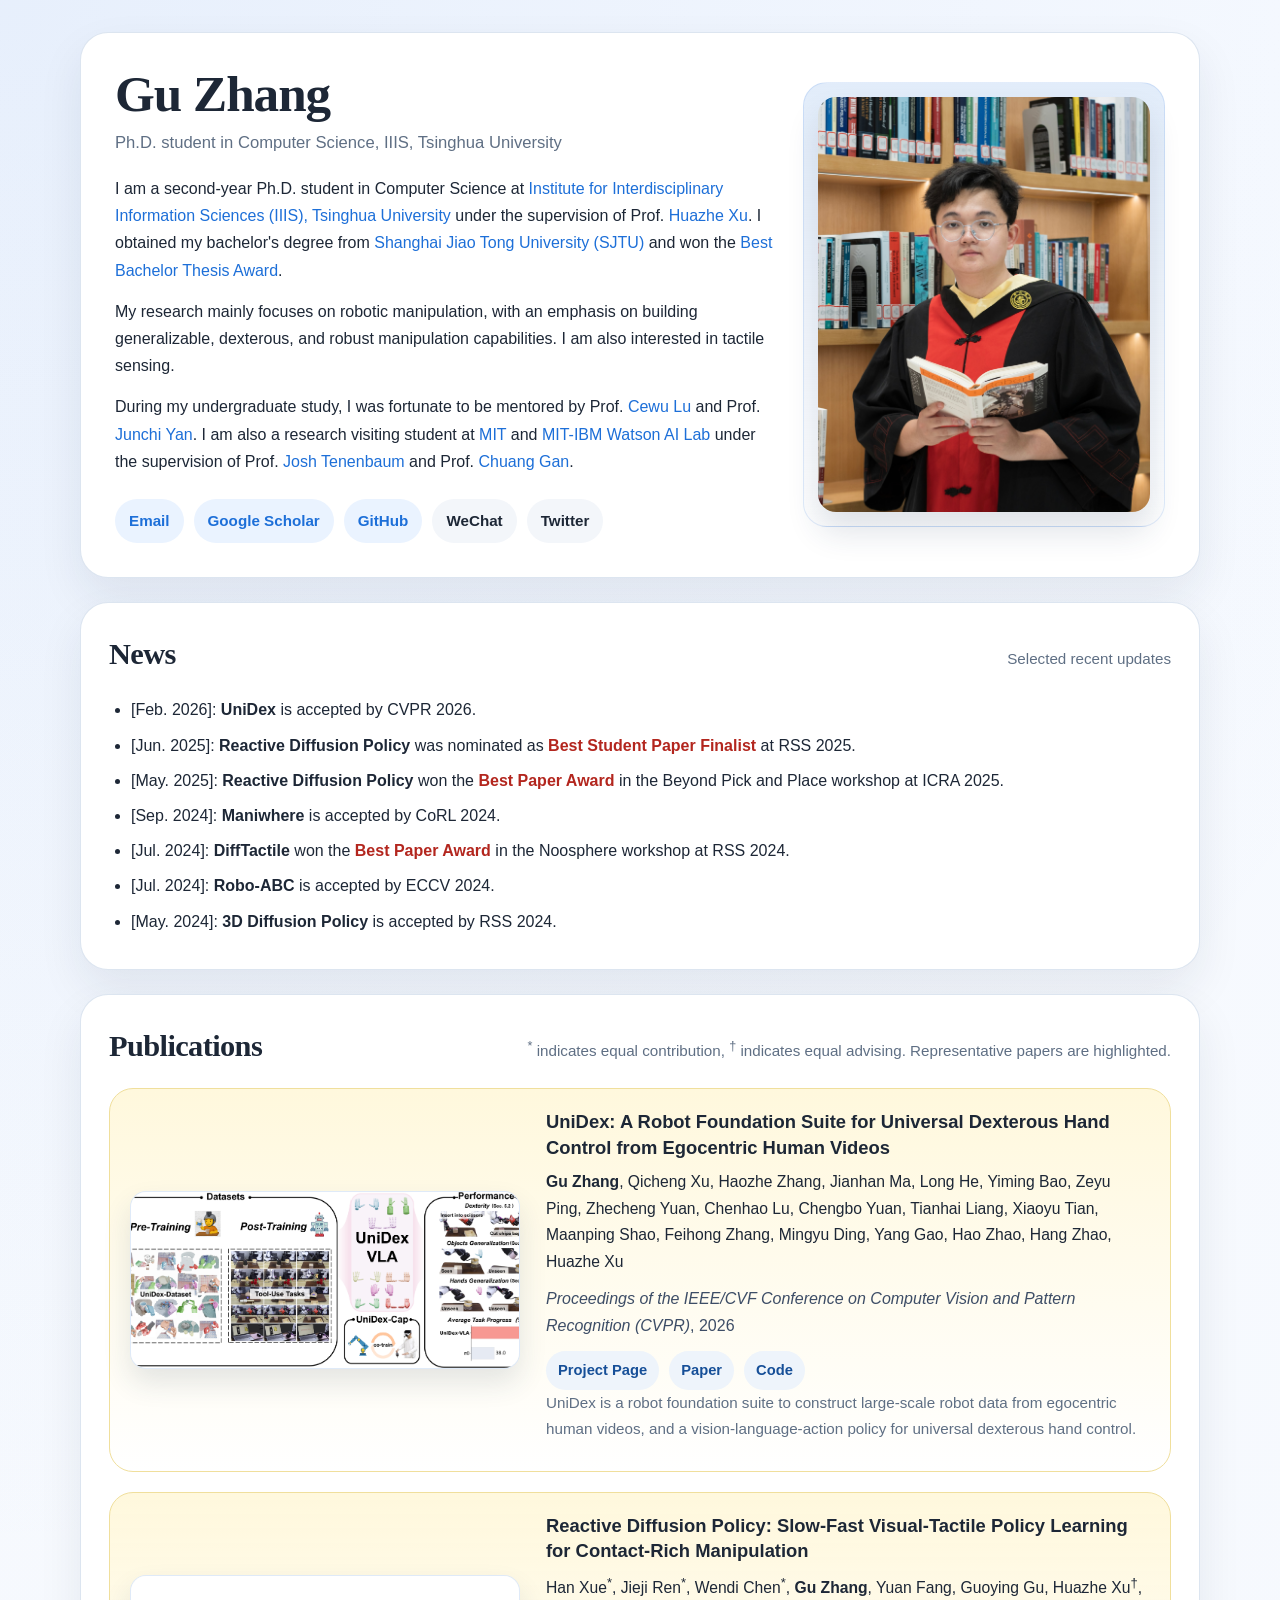
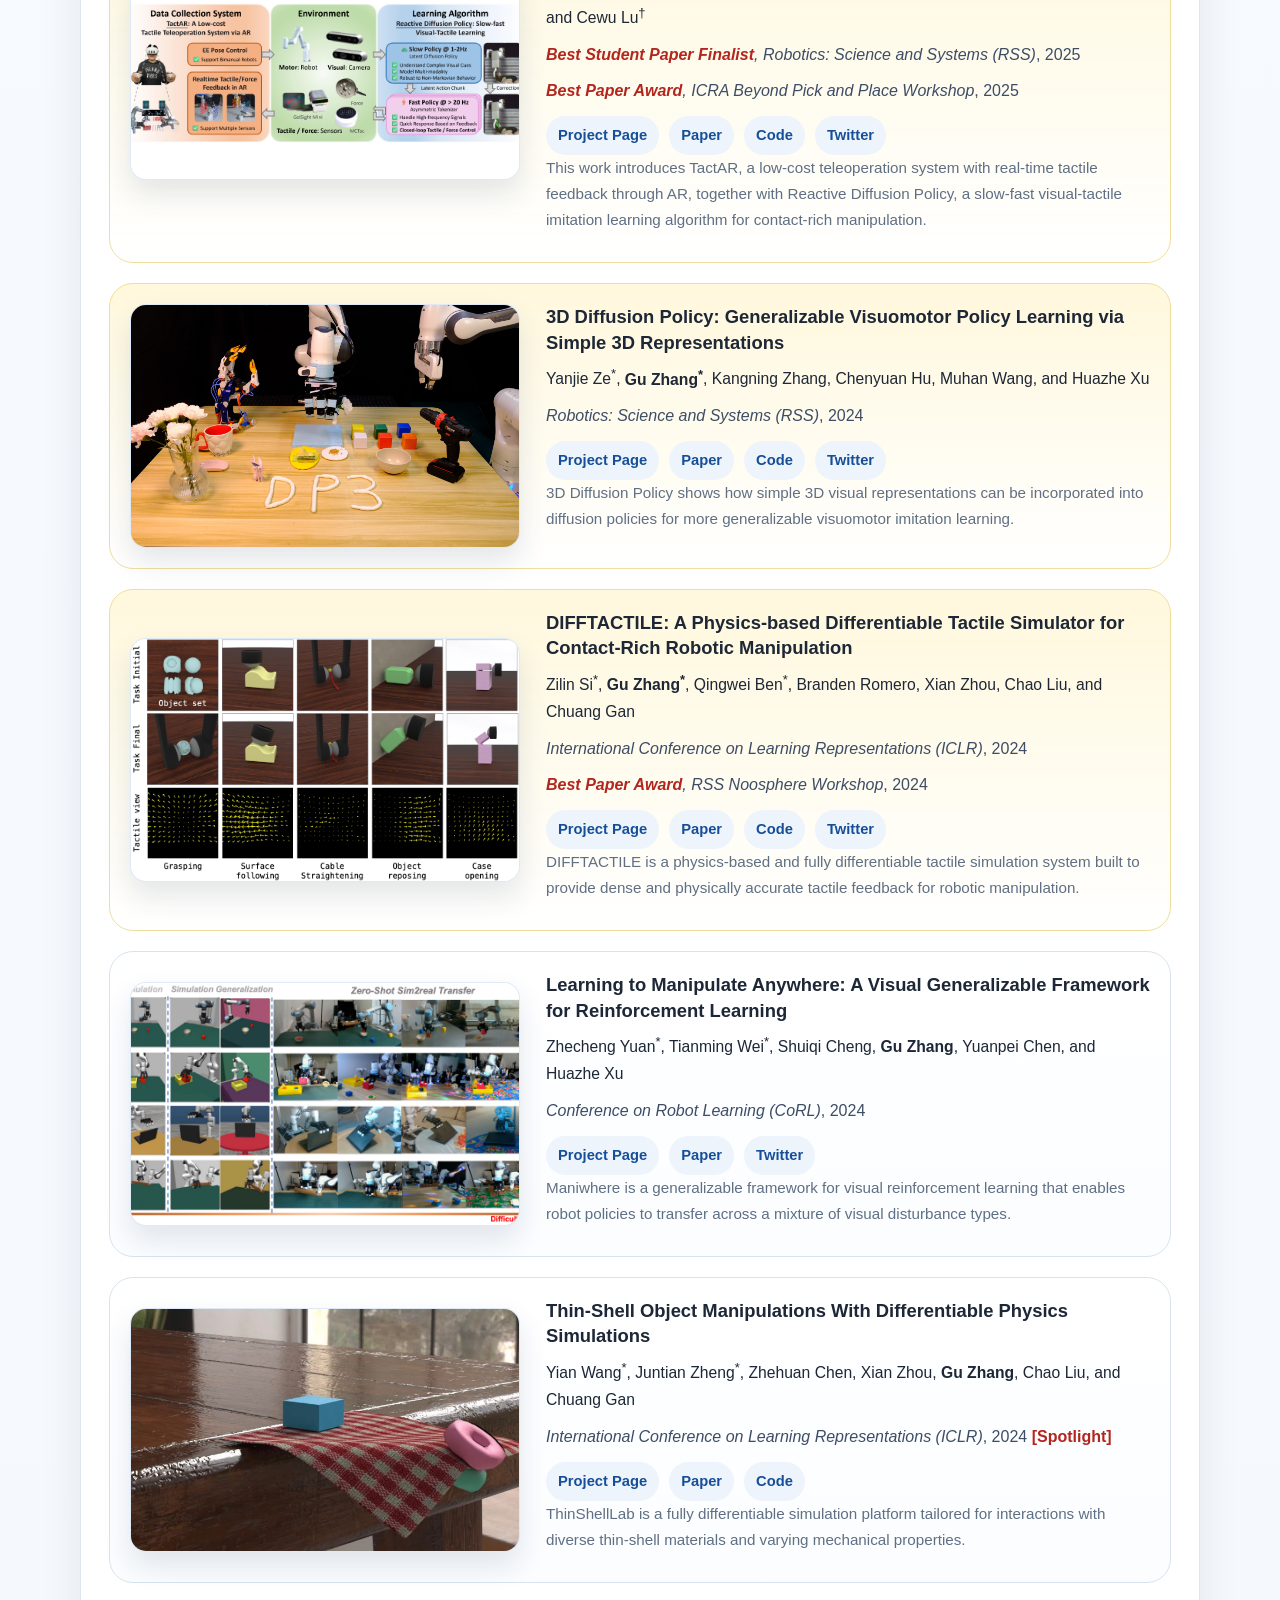
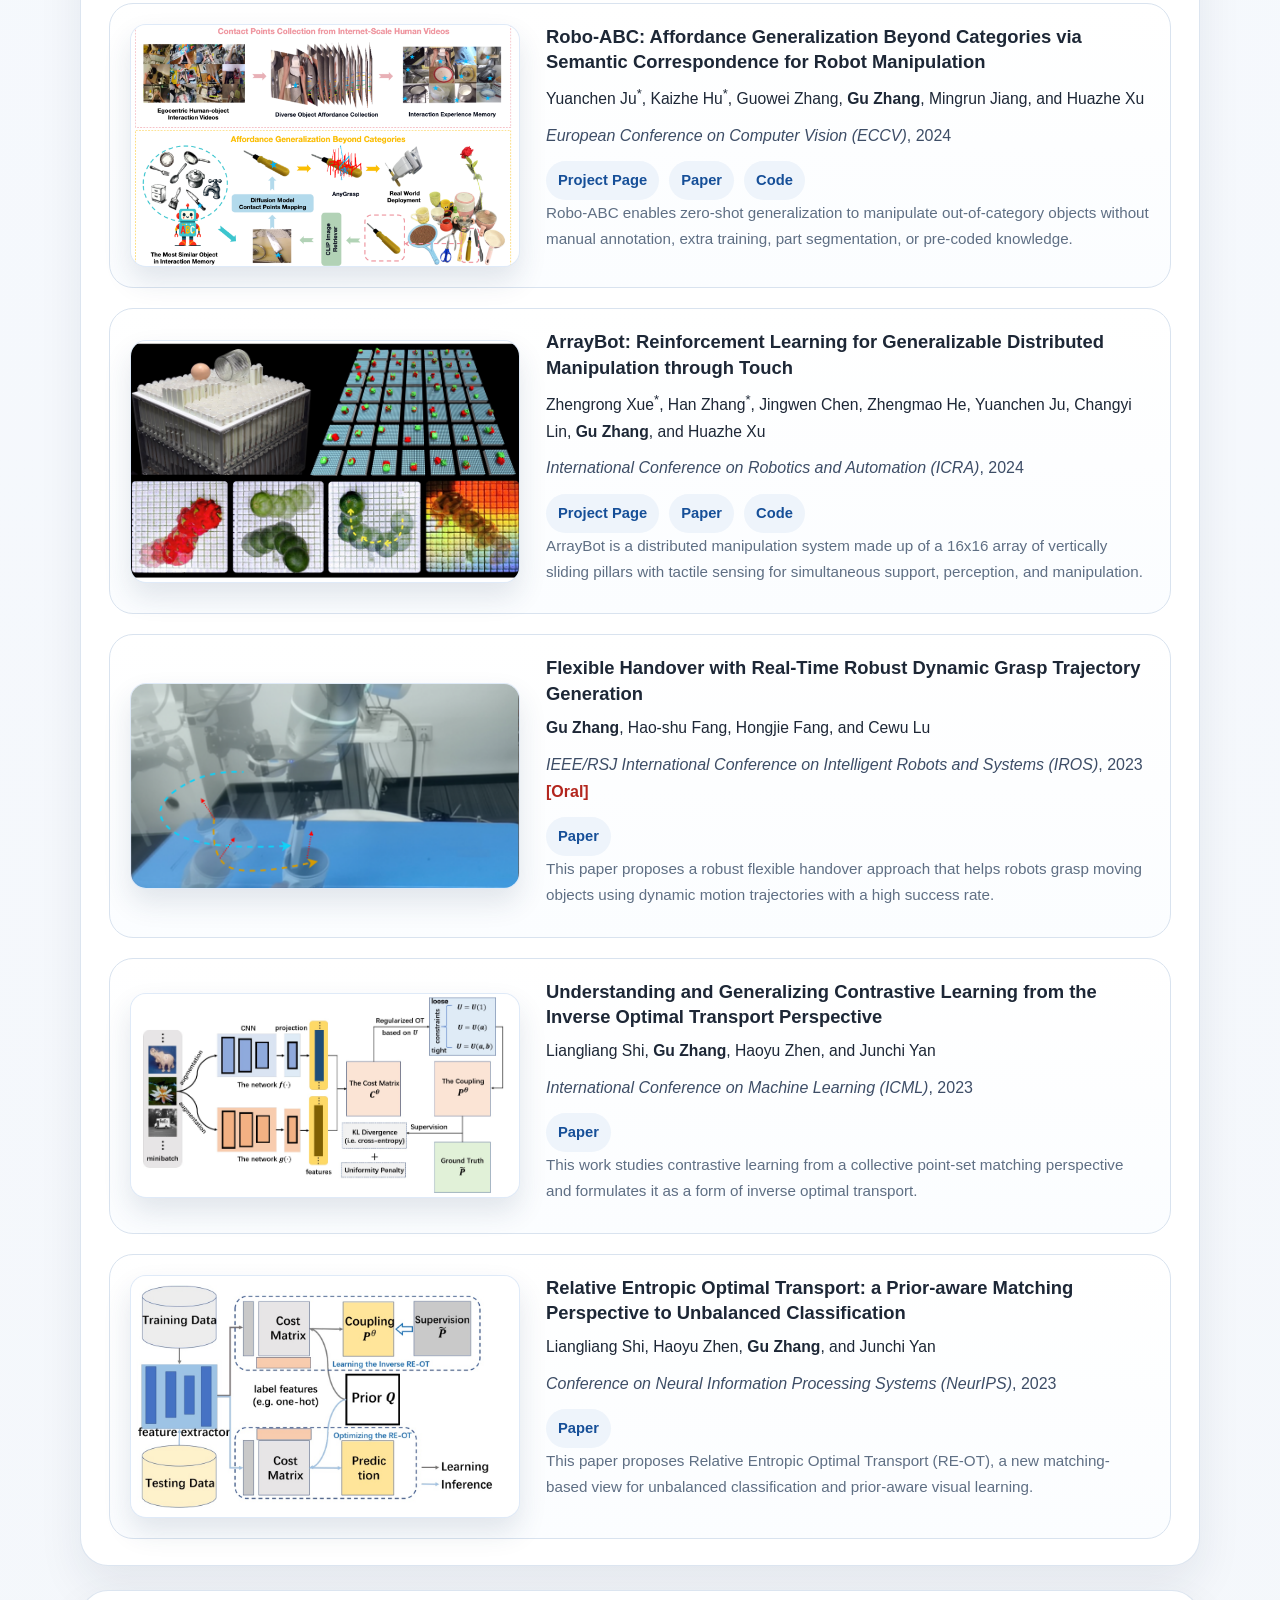
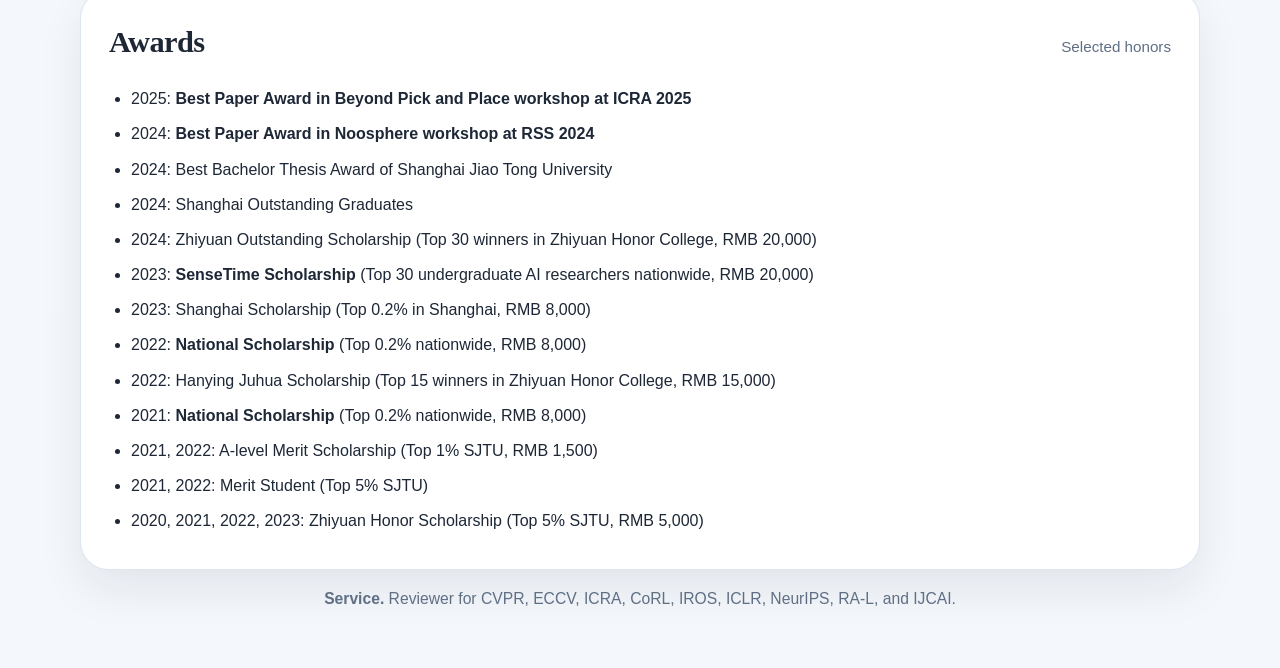
<file: index_v1.html>
<!DOCTYPE html>
<html lang="en">
<head>
  <meta charset="UTF-8">
  <meta name="viewport" content="width=device-width, initial-scale=1">
  <title>Gu Zhang | Homepage V1</title>
  <style>
    :root {
      --bg: #f4f7fb;
      --card: #ffffff;
      --card-soft: #f8fbff;
      --text: #1d2736;
      --muted: #5f6f84;
      --line: #d9e3ef;
      --accent: #1d6fd8;
      --accent-soft: #eaf3ff;
      --highlight: #fff7d8;
      --shadow: 0 20px 45px rgba(22, 37, 64, 0.08);
    }

    * {
      box-sizing: border-box;
    }

    html {
      scroll-behavior: smooth;
    }

    body {
      margin: 0;
      font-family: "Avenir Next", "Segoe UI", "Helvetica Neue", Arial, sans-serif;
      color: var(--text);
      background:
        radial-gradient(circle at top left, rgba(41, 111, 216, 0.08), transparent 28%),
        linear-gradient(180deg, #f7faff 0%, #f4f7fb 100%);
      line-height: 1.7;
    }

    a {
      color: var(--accent);
      text-decoration: none;
    }

    a:hover {
      color: #0d55b4;
    }

    img {
      display: block;
      max-width: 100%;
    }

    .page {
      width: min(1120px, calc(100% - 32px));
      margin: 32px auto 56px;
    }

    .panel {
      background: var(--card);
      border: 1px solid rgba(217, 227, 239, 0.9);
      border-radius: 28px;
      box-shadow: var(--shadow);
    }

    .hero {
      display: grid;
      grid-template-columns: minmax(0, 1.55fr) minmax(260px, 0.85fr);
      gap: 28px;
      padding: 34px;
      align-items: center;
      overflow: hidden;
    }

    .hero-copy h1 {
      margin: 0 0 8px;
      font-family: "Iowan Old Style", "Palatino Linotype", Georgia, serif;
      font-size: clamp(2.3rem, 4vw, 3.6rem);
      line-height: 1.05;
      letter-spacing: -0.02em;
    }

    .hero-copy .subtitle {
      margin: 0 0 18px;
      color: var(--muted);
      font-size: 1.04rem;
    }

    .hero-copy p {
      margin: 0 0 14px;
      font-size: 1rem;
    }

    .link-row {
      display: flex;
      flex-wrap: wrap;
      gap: 10px;
      margin-top: 24px;
    }

    .link-chip {
      display: inline-flex;
      align-items: center;
      padding: 9px 14px;
      border-radius: 999px;
      background: var(--accent-soft);
      color: var(--accent);
      font-size: 0.95rem;
      font-weight: 600;
    }

    .link-chip.secondary {
      background: #f3f6fa;
      color: var(--text);
    }

    .portrait-card {
      position: relative;
      padding: 14px;
      border-radius: 24px;
      background:
        linear-gradient(180deg, rgba(29, 111, 216, 0.13), rgba(255, 255, 255, 0.88)),
        #ffffff;
      border: 1px solid rgba(29, 111, 216, 0.12);
    }

    .portrait-card img {
      width: 100%;
      aspect-ratio: 4 / 5;
      object-fit: cover;
      border-radius: 18px;
      box-shadow: 0 20px 32px rgba(34, 57, 92, 0.14);
    }

    .portrait-note {
      margin-top: 12px;
      color: var(--muted);
      font-size: 0.92rem;
      text-align: center;
    }

    .section {
      margin-top: 24px;
      padding: 26px 28px;
    }

    .section-header {
      display: flex;
      align-items: baseline;
      justify-content: space-between;
      gap: 16px;
      margin-bottom: 16px;
    }

    .section h2 {
      margin: 0;
      font-family: "Iowan Old Style", "Palatino Linotype", Georgia, serif;
      font-size: 1.9rem;
      font-weight: 600;
      letter-spacing: -0.02em;
    }

    .section-header p,
    .section > p {
      margin: 0;
      color: var(--muted);
      font-size: 0.95rem;
    }

    .news-list,
    .plain-list {
      margin: 0;
      padding-left: 22px;
    }

    .news-list li,
    .plain-list li {
      margin-bottom: 8px;
    }

    .pub-list {
      display: grid;
      gap: 20px;
    }

    .pub-card {
      display: grid;
      grid-template-columns: clamp(300px, 31vw, 390px) minmax(0, 1fr);
      gap: 26px;
      padding: 20px;
      border: 1px solid var(--line);
      border-radius: 24px;
      background: linear-gradient(180deg, #ffffff 0%, #fbfdff 100%);
      align-items: start;
    }

    .pub-card.featured {
      background:
        linear-gradient(180deg, rgba(255, 247, 216, 0.88), rgba(255, 255, 255, 0.98)),
        #ffffff;
      border-color: #f0df9c;
    }

    .pub-image {
      display: flex;
      align-items: center;
      justify-content: center;
      align-self: center;
    }

    .pub-image img {
      width: 100%;
      height: auto;
      display: block;
      object-fit: cover;
      object-position: center center;
      margin: 0 auto;
      border-radius: 16px;
      border: 1px solid rgba(29, 111, 216, 0.1);
      background: #f5f8fc;
      box-shadow: 0 14px 28px rgba(37, 58, 89, 0.12);
    }

    .pub-image.banner img {
      aspect-ratio: 2.2 / 1;
    }

    .pub-image.wide img {
      aspect-ratio: 1.9 / 1;
    }

    .pub-image.standard img {
      aspect-ratio: 1.6 / 1;
    }

    .pub-image.square img {
      aspect-ratio: 1 / 1;
    }

    .pub-image.tall img {
      aspect-ratio: 1.2 / 1;
    }

    .pub-title {
      margin: 0 0 8px;
      font-size: 1.15rem;
      line-height: 1.4;
      font-weight: 700;
    }

    .meta,
    .authors,
    .abstract {
      margin: 0 0 9px;
    }

    .authors {
      font-size: 0.98rem;
    }

    .meta {
      color: #3d4d66;
    }

    .abstract {
      color: var(--muted);
      font-size: 0.95rem;
    }

    .pub-links {
      display: flex;
      flex-wrap: wrap;
      gap: 10px;
      margin-top: 12px;
    }

    .pub-links a {
      padding: 7px 12px;
      border-radius: 999px;
      background: #eef4fb;
      color: #164f98;
      font-size: 0.92rem;
      font-weight: 600;
    }

    .footer {
      margin-top: 20px;
      text-align: right;
      color: var(--muted);
      font-size: 0.9rem;
    }

    .service-line {
      margin: 16px 4px 0;
      color: var(--muted);
      font-size: 0.98rem;
      text-align: center;
    }

    @media (max-width: 920px) {
      .hero,
      .pub-card {
        grid-template-columns: 1fr;
      }

      .page {
        width: min(100% - 20px, 1120px);
      }

      .hero {
        padding: 24px;
      }

      .section {
        padding: 22px 20px;
      }
    }

    @media (max-width: 600px) {
      .page {
        margin-top: 18px;
        margin-bottom: 32px;
      }

      .hero-copy h1 {
        font-size: 2.4rem;
      }

      .section-header {
        flex-direction: column;
        align-items: flex-start;
      }
    }
  </style>
</head>
<body>
  <main class="page">
    <section class="panel hero">
      <div class="hero-copy">
        <h1>Gu Zhang</h1>
        <p class="subtitle">Ph.D. student in Computer Science, IIIS, Tsinghua University</p>
        <p>I am a second-year Ph.D. student in Computer Science at <a href="https://iiis.tsinghua.edu.cn/">Institute for Interdisciplinary Information Sciences (IIIS), Tsinghua University</a> under the supervision of Prof. <a href="https://hxu.rocks/">Huazhe Xu</a>. I obtained my bachelor's degree from <a href="https://en.sjtu.edu.cn/">Shanghai Jiao Tong University (SJTU)</a> and won the <a href="https://www.jwc.sjtu.edu.cn/info/1030/115841.htm">Best Bachelor Thesis Award</a>.</p>
        <p>My research mainly focuses on robotic manipulation, with an emphasis on building generalizable, dexterous, and robust manipulation capabilities. I am also interested in tactile sensing.</p>
        <p>During my undergraduate study, I was fortunate to be mentored by Prof. <a href="https://www.mvig.org/">Cewu Lu</a> and Prof. <a href="https://thinklab.sjtu.edu.cn/">Junchi Yan</a>. I am also a research visiting student at <a href="https://www.mit.edu/">MIT</a> and <a href="https://mitibmwatsonailab.mit.edu/">MIT-IBM Watson AI Lab</a> under the supervision of Prof. <a href="https://web.mit.edu/cocosci/josh.html">Josh Tenenbaum</a> and Prof. <a href="https://people.csail.mit.edu/ganchuang/">Chuang Gan</a>.</p>
        <div class="link-row">
          <a class="link-chip" href="mailto:zg24@mails.tsinghua.edu.cn">Email</a>
          <a class="link-chip" href="https://scholar.google.com/citations?user=ctFTmmgAAAAJ&amp;hl">Google Scholar</a>
          <a class="link-chip" href="https://github.com/blakery-star">GitHub</a>
          <a class="link-chip secondary" href="images/Wechat.jpg">WeChat</a>
          <a class="link-chip secondary" href="https://twitter.com/Gu__Zhang">Twitter</a>
        </div>
      </div>
      <div class="portrait-card">
        <img src="images/guzhang-graduate.jpg" alt="Portrait of Gu Zhang">

      </div>
    </section>

    <section class="panel section">
      <div class="section-header">
        <h2>News</h2>
        <p>Selected recent updates</p>
      </div>
      <ul class="news-list">
        <li>[Feb. 2026]: <strong>UniDex</strong> is accepted by CVPR 2026.</li>
        <li>[Jun. 2025]: <strong>Reactive Diffusion Policy</strong> was nominated as <strong style="color:#b3261e;">Best Student Paper Finalist</strong> at RSS 2025.</li>
        <li>[May. 2025]: <strong>Reactive Diffusion Policy</strong> won the <strong style="color:#b3261e;">Best Paper Award</strong> in the Beyond Pick and Place workshop at ICRA 2025.</li>
        <li>[Sep. 2024]: <strong>Maniwhere</strong> is accepted by CoRL 2024.</li>
        <li>[Jul. 2024]: <strong>DiffTactile</strong> won the <strong style="color:#b3261e;">Best Paper Award</strong> in the Noosphere workshop at RSS 2024.</li>
        <li>[Jul. 2024]: <strong>Robo-ABC</strong> is accepted by ECCV 2024.</li>
        <li>[May. 2024]: <strong>3D Diffusion Policy</strong> is accepted by RSS 2024.</li>
        <!-- <li>[Jan. 2024]: <strong>ArrayBot</strong> is accepted by ICRA 2024.</li>
        <li>[Jan. 2024]: Two papers are accepted by ICLR 2024, one is <strong>Spotlight</strong>.</li>
        <li>[Sep. 2023]: One paper is accepted by NeurIPS 2023.</li>
        <li>[Jun. 2023]: One paper, <strong>Flexible Handover</strong>, is accepted by IROS 2023.</li>
        <li>[Apr. 2023]: One paper, <strong>IOT-CL</strong>, is accepted by ICML 2023.</li> -->
      </ul>
    </section>

    <section class="panel section">
      <div class="section-header">
        <h2>Publications</h2>
        <p><sup>*</sup> indicates equal contribution, <sup>†</sup> indicates equal advising. Representative papers are highlighted.</p>
      </div>

      <div class="pub-list">
        <article class="pub-card featured">
          <div class="pub-image banner"><img src="images/unidex.png" alt="UniDex cover" loading="lazy"></div>
          <div>
            <h3 class="pub-title">UniDex: A Robot Foundation Suite for Universal Dexterous Hand Control from Egocentric Human Videos</h3>
            <p class="authors"><strong>Gu Zhang</strong>, Qicheng Xu, Haozhe Zhang, Jianhan Ma, Long He, Yiming Bao, Zeyu Ping, Zhecheng Yuan, Chenhao Lu, Chengbo Yuan, Tianhai Liang, Xiaoyu Tian, Maanping Shao, Feihong Zhang, Mingyu Ding, Yang Gao, Hao Zhao, Hang Zhao, Huazhe Xu</p>
            <p class="meta"><em>Proceedings of the IEEE/CVF Conference on Computer Vision and Pattern Recognition (CVPR)</em>, 2026</p>
            <div class="pub-links">
              <a href="https://unidex-ai.github.io/">Project Page</a>
              <a href="https://unidex-ai.github.io/assets/UniDex_Arxiv.pdf">Paper</a>
              <a href="https://github.com/unidex-ai/UniDex">Code</a>
            </div>
            <p class="abstract">UniDex is a robot foundation suite to construct large-scale robot data from egocentric human videos, and a vision-language-action policy for universal dexterous hand control.</p>
          </div>
        </article>

        <article class="pub-card featured">
          <div class="pub-image wide"><img src="images/RDP.jpg" alt="Reactive Diffusion Policy cover" loading="lazy"></div>
          <div>
            <h3 class="pub-title">Reactive Diffusion Policy: Slow-Fast Visual-Tactile Policy Learning for Contact-Rich Manipulation</h3>
            <p class="authors">Han Xue<sup>*</sup>, Jieji Ren<sup>*</sup>, Wendi Chen<sup>*</sup>, <strong>Gu Zhang</strong>, Yuan Fang, Guoying Gu, Huazhe Xu<sup>†</sup>, and Cewu Lu<sup>†</sup></p>
            <p class="meta"><em><strong style="color:#b3261e;">Best Student Paper Finalist</strong>, Robotics: Science and Systems (RSS)</em>, 2025</p>
            <p class="meta"><em><strong style="color:#b3261e;">Best Paper Award</strong>, ICRA Beyond Pick and Place Workshop</em>, 2025</p>
            <div class="pub-links">
              <a href="https://reactive-diffusion-policy.github.io/">Project Page</a>
              <a href="https://arxiv.org/abs/2503.02881">Paper</a>
              <a href="https://github.com/xiaoxiaoxh/reactive_diffusion_policy">Code</a>
              <a href="https://x.com/HanXue012/status/1897671592429470086">Twitter</a>
            </div>
            <p class="abstract">This work introduces TactAR, a low-cost teleoperation system with real-time tactile feedback through AR, together with Reactive Diffusion Policy, a slow-fast visual-tactile imitation learning algorithm for contact-rich manipulation.</p>
          </div>
        </article>

        

        <article class="pub-card featured">
          <div class="pub-image standard"><img src="images/dp3.jpg" alt="3D Diffusion Policy cover" loading="lazy"></div>
          <div>
            <h3 class="pub-title">3D Diffusion Policy: Generalizable Visuomotor Policy Learning via Simple 3D Representations</h3>
            <p class="authors">Yanjie Ze<sup>*</sup>, <strong>Gu Zhang<sup>*</sup></strong>, Kangning Zhang, Chenyuan Hu, Muhan Wang, and Huazhe Xu</p>
            <p class="meta"><em>Robotics: Science and Systems (RSS)</em>, 2024</p>
            <div class="pub-links">
              <a href="https://3d-diffusion-policy.github.io/">Project Page</a>
              <a href="https://3d-diffusion-policy.github.io/2024_arXiv_DP3.pdf">Paper</a>
              <a href="https://github.com/YanjieZe/3D-Diffusion-Policy">Code</a>
              <a href="https://twitter.com/ZeYanjie/status/1765414787775963232">Twitter</a>
            </div>
            <p class="abstract">3D Diffusion Policy shows how simple 3D visual representations can be incorporated into diffusion policies for more generalizable visuomotor imitation learning.</p>
          </div>
        </article>

        <article class="pub-card featured">
          <div class="pub-image standard"><img src="images/iclr.png" alt="DIFFTACTILE cover" loading="lazy"></div>
          <div>
            <h3 class="pub-title">DIFFTACTILE: A Physics-based Differentiable Tactile Simulator for Contact-Rich Robotic Manipulation</h3>
            <p class="authors">Zilin Si<sup>*</sup>, <strong>Gu Zhang<sup>*</sup></strong>, Qingwei Ben<sup>*</sup>, Branden Romero, Xian Zhou, Chao Liu, and Chuang Gan</p>
            <p class="meta"><em>International Conference on Learning Representations (ICLR)</em>, 2024</p>
            <p class="meta"><em><strong style="color:#b3261e;">Best Paper Award</strong>, RSS Noosphere Workshop</em>, 2024</p>
            <div class="pub-links">
              <a href="https://difftactile.github.io/">Project Page</a>
              <a href="https://arxiv.org/pdf/2403.08716.pdf">Paper</a>
              <a href="https://github.com/Genesis-Embodied-AI/DiffTactile">Code</a>
              <a href="https://twitter.com/gan_chuang/status/1771268662353150183">Twitter</a>
            </div>
            <p class="abstract">DIFFTACTILE is a physics-based and fully differentiable tactile simulation system built to provide dense and physically accurate tactile feedback for robotic manipulation.</p>
          </div>
        </article>

        <article class="pub-card">
          <div class="pub-image standard"><img src="images/maniwhere.jpg" alt="Maniwhere cover" loading="lazy"></div>
          <div>
            <h3 class="pub-title">Learning to Manipulate Anywhere: A Visual Generalizable Framework for Reinforcement Learning</h3>
            <p class="authors">Zhecheng Yuan<sup>*</sup>, Tianming Wei<sup>*</sup>, Shuiqi Cheng, <strong>Gu Zhang</strong>, Yuanpei Chen, and Huazhe Xu</p>
            <p class="meta"><em>Conference on Robot Learning (CoRL)</em>, 2024</p>
            <div class="pub-links">
              <a href="https://gemcollector.github.io/maniwhere/">Project Page</a>
              <a href="https://arxiv.org/abs/2407.15815">Paper</a>
              <a href="https://x.com/fancy_yzc/status/1816123322721264077">Twitter</a>
            </div>
            <p class="abstract">Maniwhere is a generalizable framework for visual reinforcement learning that enables robot policies to transfer across a mixture of visual disturbance types.</p>
          </div>
        </article>

        <article class="pub-card">
          <div class="pub-image standard"><img src="images/corl.jpeg" alt="ThinShellLab cover" loading="lazy"></div>
          <div>
            <h3 class="pub-title">Thin-Shell Object Manipulations With Differentiable Physics Simulations</h3>
            <p class="authors">Yian Wang<sup>*</sup>, Juntian Zheng<sup>*</sup>, Zhehuan Chen, Xian Zhou, <strong>Gu Zhang</strong>, Chao Liu, and Chuang Gan</p>
            <p class="meta"><em>International Conference on Learning Representations (ICLR)</em>, 2024 <strong style="color:#b3261e;">[Spotlight]</strong></p>
            <div class="pub-links">
              <a href="https://vis-www.cs.umass.edu/ThinShellLab/">Project Page</a>
              <a href="https://openreview.net/pdf?id=KsUh8MMFKQ">Paper</a>
              <a href="https://github.com/Genesis-Embodied-AI/ThinShellLab">Code</a>
            </div>
            <p class="abstract">ThinShellLab is a fully differentiable simulation platform tailored for interactions with diverse thin-shell materials and varying mechanical properties.</p>
          </div>
        </article>

        <article class="pub-card">
          <div class="pub-image standard"><img src="images/roboabc.jpg" alt="Robo-ABC cover" loading="lazy"></div>
          <div>
            <h3 class="pub-title">Robo-ABC: Affordance Generalization Beyond Categories via Semantic Correspondence for Robot Manipulation</h3>
            <p class="authors">Yuanchen Ju<sup>*</sup>, Kaizhe Hu<sup>*</sup>, Guowei Zhang, <strong>Gu Zhang</strong>, Mingrun Jiang, and Huazhe Xu</p>
            <p class="meta"><em>European Conference on Computer Vision (ECCV)</em>, 2024</p>
            <div class="pub-links">
              <a href="https://tea-lab.github.io/Robo-ABC/">Project Page</a>
              <a href="https://arxiv.org/abs/2401.07487">Paper</a>
              <a href="https://github.com/TEA-Lab/Robo-ABC">Code</a>
            </div>
            <p class="abstract">Robo-ABC enables zero-shot generalization to manipulate out-of-category objects without manual annotation, extra training, part segmentation, or pre-coded knowledge.</p>
          </div>
        </article>

        <article class="pub-card">
          <div class="pub-image standard"><img src="images/arraybot.jpeg" alt="ArrayBot cover" loading="lazy"></div>
          <div>
            <h3 class="pub-title">ArrayBot: Reinforcement Learning for Generalizable Distributed Manipulation through Touch</h3>
            <p class="authors">Zhengrong Xue<sup>*</sup>, Han Zhang<sup>*</sup>, Jingwen Chen, Zhengmao He, Yuanchen Ju, Changyi Lin, <strong>Gu Zhang</strong>, and Huazhe Xu</p>
            <p class="meta"><em>International Conference on Robotics and Automation (ICRA)</em>, 2024</p>
            <div class="pub-links">
              <a href="https://steven-xzr.github.io/ArrayBot/">Project Page</a>
              <a href="https://arxiv.org/pdf/2306.16857">Paper</a>
              <a href="https://github.com/Steven-xzr/ArrayBot">Code</a>
            </div>
            <p class="abstract">ArrayBot is a distributed manipulation system made up of a 16x16 array of vertically sliding pillars with tactile sensing for simultaneous support, perception, and manipulation.</p>
          </div>
        </article>

        <article class="pub-card">
          <div class="pub-image wide"><img src="images/iros2023.png" alt="Flexible Handover cover" loading="lazy"></div>
          <div>
            <h3 class="pub-title">Flexible Handover with Real-Time Robust Dynamic Grasp Trajectory Generation</h3>
            <p class="authors"><strong>Gu Zhang</strong>, Hao-shu Fang, Hongjie Fang, and Cewu Lu</p>
            <p class="meta"><em>IEEE/RSJ International Conference on Intelligent Robots and Systems (IROS)</em>, 2023 <strong style="color:#b3261e;">[Oral]</strong></p>
            <div class="pub-links">
              <a href="https://arxiv.org/abs/2308.15622">Paper</a>
            </div>
            <p class="abstract">This paper proposes a robust flexible handover approach that helps robots grasp moving objects using dynamic motion trajectories with a high success rate.</p>
          </div>
        </article>

        <article class="pub-card">
          <div class="pub-image wide"><img src="images/icml2023.jpeg" alt="IOT-CL cover" loading="lazy"></div>
          <div>
            <h3 class="pub-title">Understanding and Generalizing Contrastive Learning from the Inverse Optimal Transport Perspective</h3>
            <p class="authors">Liangliang Shi, <strong>Gu Zhang</strong>, Haoyu Zhen, and Junchi Yan</p>
            <p class="meta"><em>International Conference on Machine Learning (ICML)</em>, 2023</p>
            <div class="pub-links">
              <a href="https://openreview.net/pdf?id=DBlWCsOy94">Paper</a>
            </div>
            <p class="abstract">This work studies contrastive learning from a collective point-set matching perspective and formulates it as a form of inverse optimal transport.</p>
          </div>
        </article>

        <article class="pub-card">
          <div class="pub-image standard"><img src="images/nips.jpeg" alt="Relative Entropic Optimal Transport cover" loading="lazy"></div>
          <div>
            <h3 class="pub-title">Relative Entropic Optimal Transport: a Prior-aware Matching Perspective to Unbalanced Classification</h3>
            <p class="authors">Liangliang Shi, Haoyu Zhen, <strong>Gu Zhang</strong>, and Junchi Yan</p>
            <p class="meta"><em>Conference on Neural Information Processing Systems (NeurIPS)</em>, 2023</p>
            <div class="pub-links">
              <a href="https://openreview.net/pdf?id=l61Kp1zBwC">Paper</a>
            </div>
            <p class="abstract">This paper proposes Relative Entropic Optimal Transport (RE-OT), a new matching-based view for unbalanced classification and prior-aware visual learning.</p>
          </div>
        </article>
      </div>
    </section>

    <section class="panel section">
      <div class="section-header">
        <h2>Awards</h2>
        <p>Selected honors</p>
      </div>
      <ul class="plain-list">
        <li>2025: <strong>Best Paper Award in Beyond Pick and Place workshop at ICRA 2025</strong></li>
        <li>2024: <strong>Best Paper Award in Noosphere workshop at RSS 2024</strong></li>
        <li>2024: Best Bachelor Thesis Award of Shanghai Jiao Tong University</li>
        <li>2024: Shanghai Outstanding Graduates</li>
        <li>2024: Zhiyuan Outstanding Scholarship (Top 30 winners in Zhiyuan Honor College, RMB 20,000)</li>
        <li>2023: <strong>SenseTime Scholarship</strong> (Top 30 undergraduate AI researchers nationwide, RMB 20,000)</li>
        <li>2023: Shanghai Scholarship (Top 0.2% in Shanghai, RMB 8,000)</li>
        <li>2022: <strong>National Scholarship</strong> (Top 0.2% nationwide, RMB 8,000)</li>
        <li>2022: Hanying Juhua Scholarship (Top 15 winners in Zhiyuan Honor College, RMB 15,000)</li>
        <li>2021: <strong>National Scholarship</strong> (Top 0.2% nationwide, RMB 8,000)</li>
        <li>2021, 2022: A-level Merit Scholarship (Top 1% SJTU, RMB 1,500)</li>
        <li>2021, 2022: Merit Student (Top 5% SJTU)</li>
        <li>2020, 2021, 2022, 2023: Zhiyuan Honor Scholarship (Top 5% SJTU, RMB 5,000)</li>
      </ul>
    </section>

    <p class="service-line"><strong>Service.</strong> Reviewer for CVPR, ECCV, ICRA, CoRL, IROS, ICLR, NeurIPS, RA-L, and IJCAI.</p>

    <!-- <p class="footer">Design adapted from your original content and structure. Original source inspiration: <a href="https://jonbarron.info/">Jon Barron's website</a>.</p> -->
  </main>
</body>
</html>
</file>
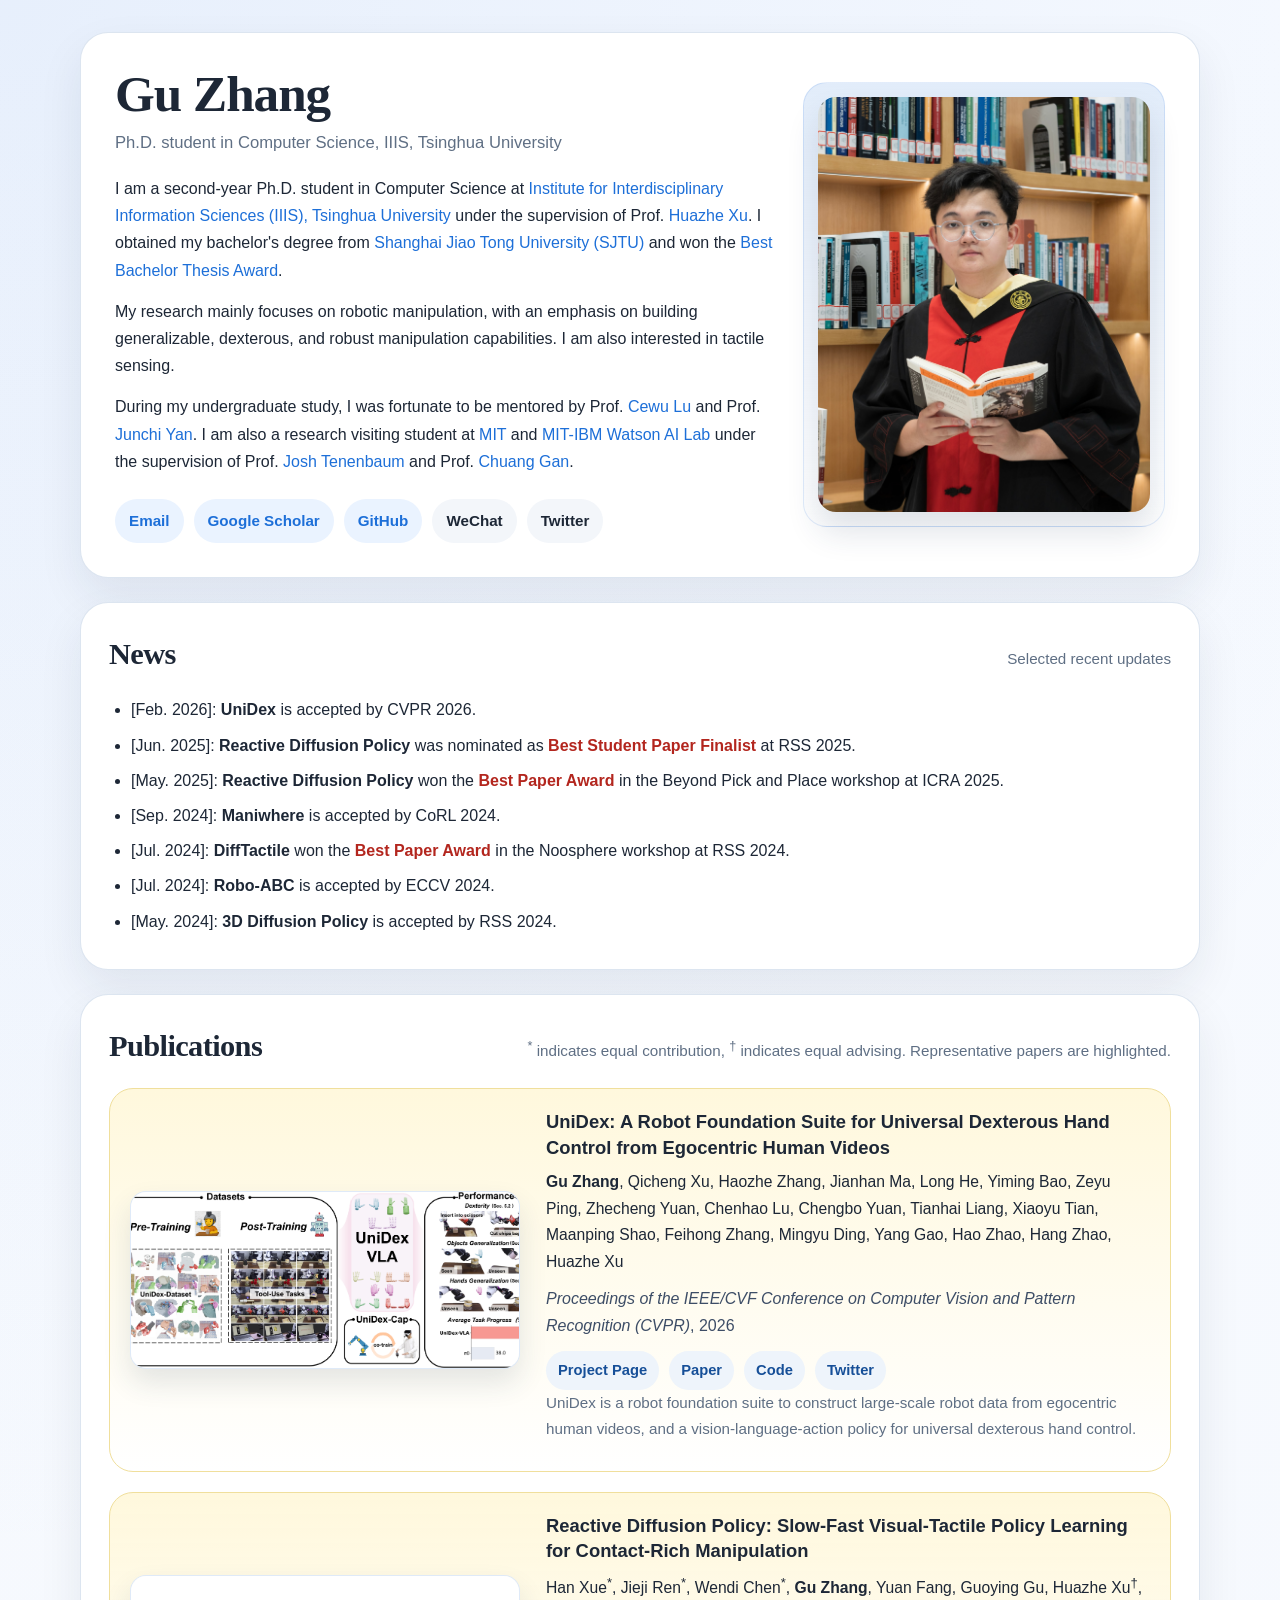
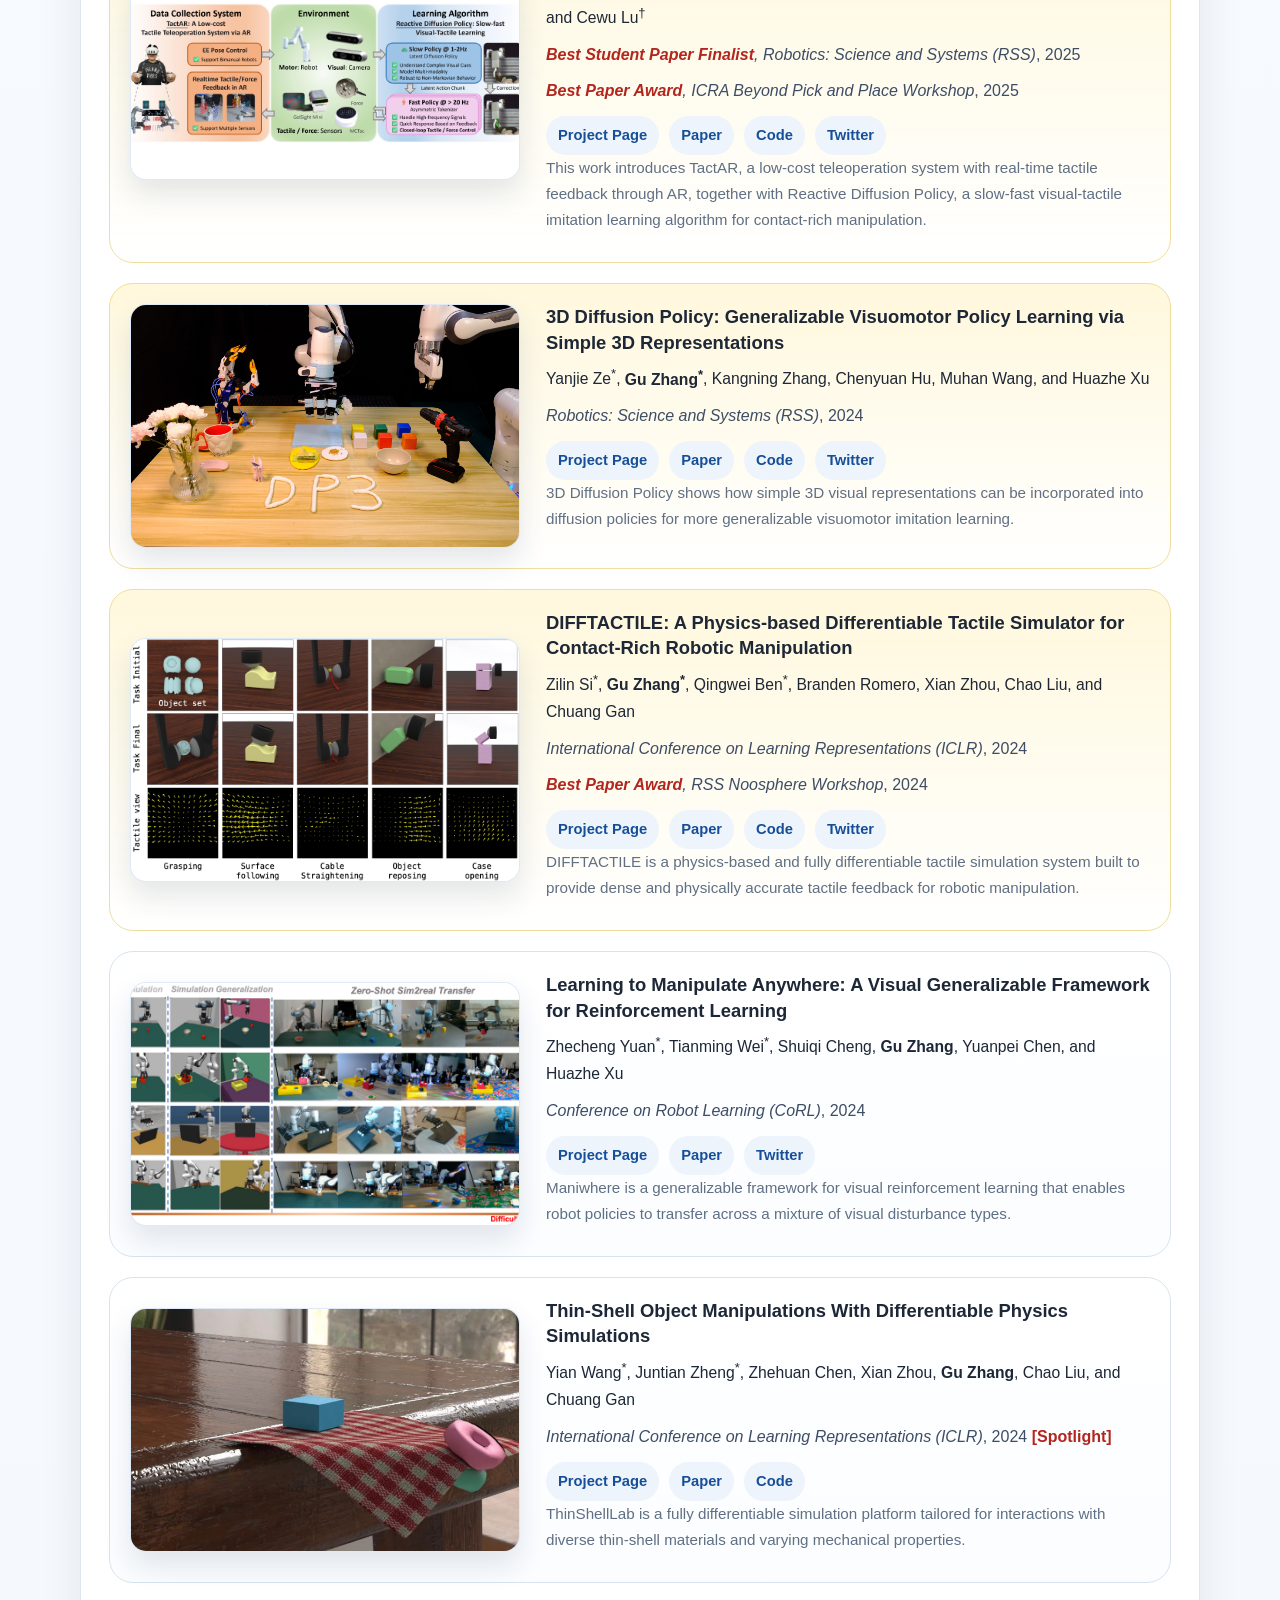
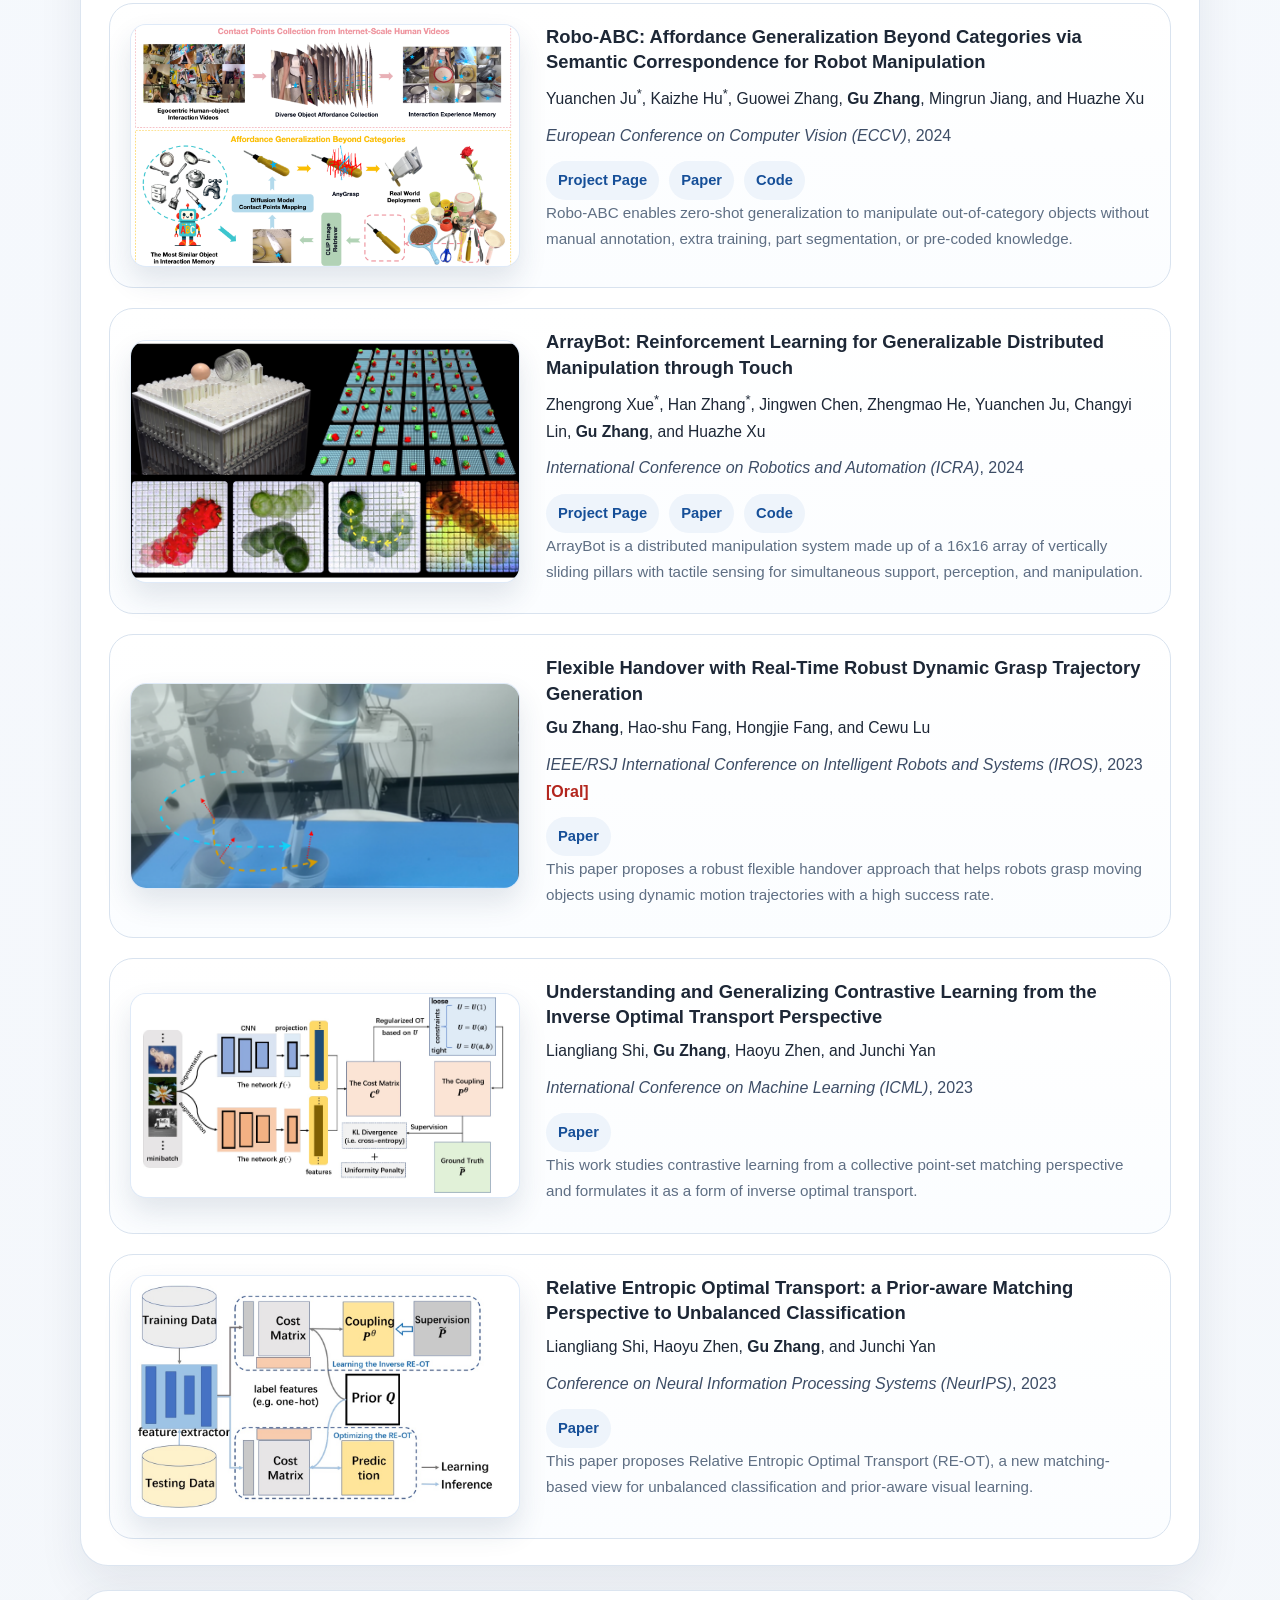
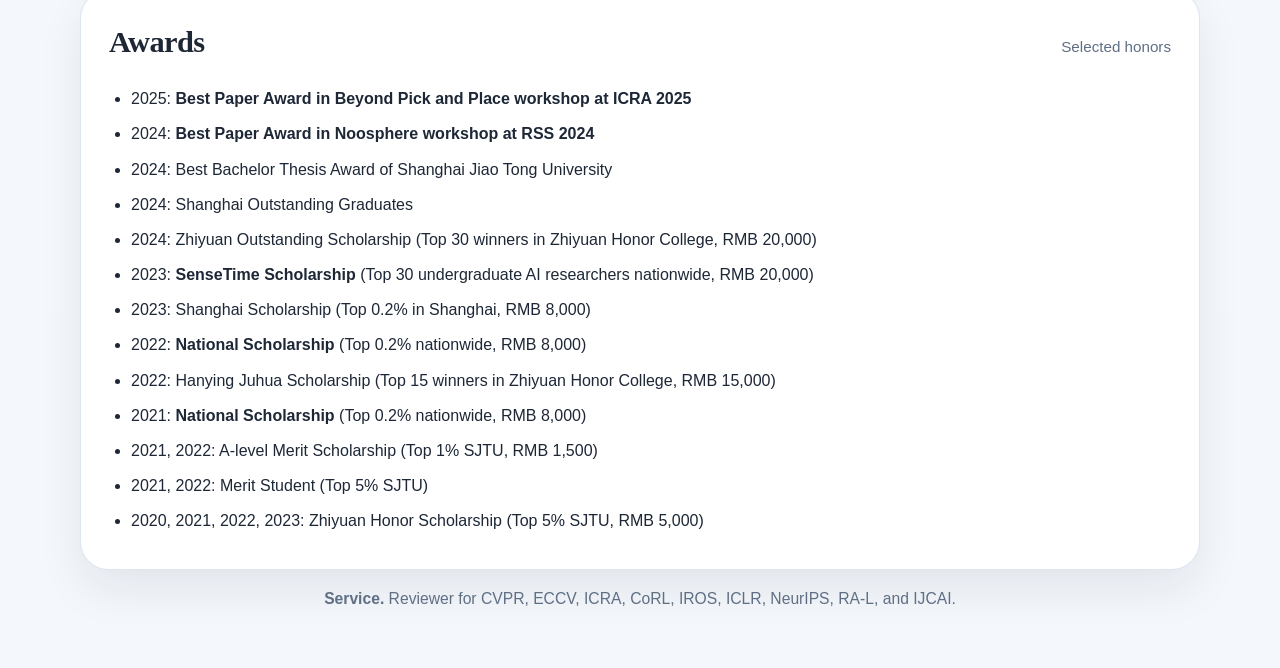
<file: index_v1_back.html>
<!DOCTYPE html>
<html lang="en">
<head>
  <meta charset="UTF-8">
  <meta name="viewport" content="width=device-width, initial-scale=1">
  <title>Gu Zhang | Homepage</title>
  <style>
    :root {
      --bg: #f4f7fb;
      --card: #ffffff;
      --card-soft: #f8fbff;
      --text: #1d2736;
      --muted: #5f6f84;
      --line: #d9e3ef;
      --accent: #1d6fd8;
      --accent-soft: #eaf3ff;
      --highlight: #fff7d8;
      --shadow: 0 20px 45px rgba(22, 37, 64, 0.08);
    }

    * {
      box-sizing: border-box;
    }

    html {
      scroll-behavior: smooth;
    }

    body {
      margin: 0;
      font-family: "Avenir Next", "Segoe UI", "Helvetica Neue", Arial, sans-serif;
      color: var(--text);
      background:
        radial-gradient(circle at top left, rgba(41, 111, 216, 0.08), transparent 28%),
        linear-gradient(180deg, #f7faff 0%, #f4f7fb 100%);
      line-height: 1.7;
    }

    a {
      color: var(--accent);
      text-decoration: none;
    }

    a:hover {
      color: #0d55b4;
    }

    img {
      display: block;
      max-width: 100%;
    }

    .page {
      width: min(1120px, calc(100% - 32px));
      margin: 32px auto 56px;
    }

    .panel {
      background: var(--card);
      border: 1px solid rgba(217, 227, 239, 0.9);
      border-radius: 28px;
      box-shadow: var(--shadow);
    }

    .hero {
      display: grid;
      grid-template-columns: minmax(0, 1.55fr) minmax(260px, 0.85fr);
      gap: 28px;
      padding: 34px;
      align-items: center;
      overflow: hidden;
    }

    .hero-copy h1 {
      margin: 0 0 8px;
      font-family: "Iowan Old Style", "Palatino Linotype", Georgia, serif;
      font-size: clamp(2.3rem, 4vw, 3.6rem);
      line-height: 1.05;
      letter-spacing: -0.02em;
    }

    .hero-copy .subtitle {
      margin: 0 0 18px;
      color: var(--muted);
      font-size: 1.04rem;
    }

    .hero-copy p {
      margin: 0 0 14px;
      font-size: 1rem;
    }

    .link-row {
      display: flex;
      flex-wrap: wrap;
      gap: 10px;
      margin-top: 24px;
    }

    .link-chip {
      display: inline-flex;
      align-items: center;
      padding: 9px 14px;
      border-radius: 999px;
      background: var(--accent-soft);
      color: var(--accent);
      font-size: 0.95rem;
      font-weight: 600;
    }

    .link-chip.secondary {
      background: #f3f6fa;
      color: var(--text);
    }

    .portrait-card {
      position: relative;
      padding: 14px;
      border-radius: 24px;
      background:
        linear-gradient(180deg, rgba(29, 111, 216, 0.13), rgba(255, 255, 255, 0.88)),
        #ffffff;
      border: 1px solid rgba(29, 111, 216, 0.12);
    }

    .portrait-card img {
      width: 100%;
      aspect-ratio: 4 / 5;
      object-fit: cover;
      border-radius: 18px;
      box-shadow: 0 20px 32px rgba(34, 57, 92, 0.14);
    }

    .portrait-note {
      margin-top: 12px;
      color: var(--muted);
      font-size: 0.92rem;
      text-align: center;
    }

    .section {
      margin-top: 24px;
      padding: 26px 28px;
    }

    .section-header {
      display: flex;
      align-items: baseline;
      justify-content: space-between;
      gap: 16px;
      margin-bottom: 16px;
    }

    .section h2 {
      margin: 0;
      font-family: "Iowan Old Style", "Palatino Linotype", Georgia, serif;
      font-size: 1.9rem;
      font-weight: 600;
      letter-spacing: -0.02em;
    }

    .section-header p,
    .section > p {
      margin: 0;
      color: var(--muted);
      font-size: 0.95rem;
    }

    .news-list,
    .plain-list {
      margin: 0;
      padding-left: 22px;
    }

    .news-list li,
    .plain-list li {
      margin-bottom: 8px;
    }

    .pub-list {
      display: grid;
      gap: 20px;
    }

    .pub-card {
      display: grid;
      grid-template-columns: clamp(300px, 31vw, 390px) minmax(0, 1fr);
      gap: 26px;
      padding: 20px;
      border: 1px solid var(--line);
      border-radius: 24px;
      background: linear-gradient(180deg, #ffffff 0%, #fbfdff 100%);
      align-items: start;
    }

    .pub-card.featured {
      background:
        linear-gradient(180deg, rgba(255, 247, 216, 0.88), rgba(255, 255, 255, 0.98)),
        #ffffff;
      border-color: #f0df9c;
    }

    .pub-image {
      display: flex;
      align-items: center;
      justify-content: center;
      align-self: center;
    }

    .pub-image img {
      width: 100%;
      height: auto;
      display: block;
      object-fit: cover;
      object-position: center center;
      margin: 0 auto;
      border-radius: 16px;
      border: 1px solid rgba(29, 111, 216, 0.1);
      background: #f5f8fc;
      box-shadow: 0 14px 28px rgba(37, 58, 89, 0.12);
    }

    .pub-image.banner img {
      aspect-ratio: 2.2 / 1;
    }

    .pub-image.wide img {
      aspect-ratio: 1.9 / 1;
    }

    .pub-image.standard img {
      aspect-ratio: 1.6 / 1;
    }

    .pub-image.square img {
      aspect-ratio: 1 / 1;
    }

    .pub-image.tall img {
      aspect-ratio: 1.2 / 1;
    }

    .pub-title {
      margin: 0 0 8px;
      font-size: 1.15rem;
      line-height: 1.4;
      font-weight: 700;
    }

    .meta,
    .authors,
    .abstract {
      margin: 0 0 9px;
    }

    .authors {
      font-size: 0.98rem;
    }

    .meta {
      color: #3d4d66;
    }

    .abstract {
      color: var(--muted);
      font-size: 0.95rem;
    }

    .pub-links {
      display: flex;
      flex-wrap: wrap;
      gap: 10px;
      margin-top: 12px;
    }

    .pub-links a {
      padding: 7px 12px;
      border-radius: 999px;
      background: #eef4fb;
      color: #164f98;
      font-size: 0.92rem;
      font-weight: 600;
    }

    .github-star-button {
      display: inline-flex;
      align-items: center;
      min-height: 20px;
      padding: 0;
      overflow: hidden;
      background: transparent;
      box-shadow: none;
    }

    .github-star-button iframe {
      display: block;
      border: 0;
      overflow: hidden;
    }

    .footer {
      margin-top: 20px;
      text-align: right;
      color: var(--muted);
      font-size: 0.9rem;
    }

    .service-line {
      margin: 16px 4px 0;
      color: var(--muted);
      font-size: 0.98rem;
      text-align: center;
    }

    @media (max-width: 920px) {
      .hero,
      .pub-card {
        grid-template-columns: 1fr;
      }

      .page {
        width: min(100% - 20px, 1120px);
      }

      .hero {
        padding: 24px;
      }

      .section {
        padding: 22px 20px;
      }
    }

    @media (max-width: 600px) {
      .page {
        margin-top: 18px;
        margin-bottom: 32px;
      }

      .hero-copy h1 {
        font-size: 2.4rem;
      }

      .section-header {
        flex-direction: column;
        align-items: flex-start;
      }
    }
  </style>
</head>
<body>
  <main class="page">
    <section class="panel hero">
      <div class="hero-copy">
        <h1>Gu Zhang</h1>
        <p class="subtitle">Ph.D. student in Computer Science, IIIS, Tsinghua University</p>
        <p>I am a second-year Ph.D. student in Computer Science at <a href="https://iiis.tsinghua.edu.cn/">Institute for Interdisciplinary Information Sciences (IIIS), Tsinghua University</a> under the supervision of Prof. <a href="https://hxu.rocks/">Huazhe Xu</a>. I obtained my bachelor's degree from <a href="https://en.sjtu.edu.cn/">Shanghai Jiao Tong University (SJTU)</a> and won the <a href="https://www.jwc.sjtu.edu.cn/info/1030/115841.htm">Best Bachelor Thesis Award</a>.</p>
        <p>My research mainly focuses on robotic manipulation, with an emphasis on building generalizable, dexterous, and robust manipulation capabilities. I am also interested in tactile sensing.</p>
        <p>During my undergraduate study, I was fortunate to be mentored by Prof. <a href="https://www.mvig.org/">Cewu Lu</a> and Prof. <a href="https://thinklab.sjtu.edu.cn/">Junchi Yan</a>. I am also a research visiting student at <a href="https://www.mit.edu/">MIT</a> and <a href="https://mitibmwatsonailab.mit.edu/">MIT-IBM Watson AI Lab</a> under the supervision of Prof. <a href="https://web.mit.edu/cocosci/josh.html">Josh Tenenbaum</a> and Prof. <a href="https://people.csail.mit.edu/ganchuang/">Chuang Gan</a>.</p>
        <div class="link-row">
          <a class="link-chip" href="mailto:zg24@mails.tsinghua.edu.cn">Email</a>
          <a class="link-chip" href="https://scholar.google.com/citations?user=ctFTmmgAAAAJ&amp;hl">Google Scholar</a>
          <a class="link-chip" href="https://github.com/blakery-star">GitHub</a>
          <a class="link-chip secondary" href="images/Wechat.jpg">WeChat</a>
          <a class="link-chip secondary" href="https://twitter.com/Gu__Zhang">Twitter</a>
        </div>
      </div>
      <div class="portrait-card">
        <img src="images/guzhang-graduate.jpg" alt="Portrait of Gu Zhang">

      </div>
    </section>

    <section class="panel section">
      <div class="section-header">
        <h2>News</h2>
        <p>Selected recent updates</p>
      </div>
      <ul class="news-list">
        <li>[Feb. 2026]: <strong>UniDex</strong> is accepted by CVPR 2026.</li>
        <li>[Jun. 2025]: <strong>Reactive Diffusion Policy</strong> was nominated as <strong style="color:#b3261e;">Best Student Paper Finalist</strong> at RSS 2025.</li>
        <li>[May. 2025]: <strong>Reactive Diffusion Policy</strong> won the <strong style="color:#b3261e;">Best Paper Award</strong> in the Beyond Pick and Place workshop at ICRA 2025.</li>
        <li>[Sep. 2024]: <strong>Maniwhere</strong> is accepted by CoRL 2024.</li>
        <li>[Jul. 2024]: <strong>DiffTactile</strong> won the <strong style="color:#b3261e;">Best Paper Award</strong> in the Noosphere workshop at RSS 2024.</li>
        <li>[Jul. 2024]: <strong>Robo-ABC</strong> is accepted by ECCV 2024.</li>
        <li>[May. 2024]: <strong>3D Diffusion Policy</strong> is accepted by RSS 2024.</li>
        <!-- <li>[Jan. 2024]: <strong>ArrayBot</strong> is accepted by ICRA 2024.</li>
        <li>[Jan. 2024]: Two papers are accepted by ICLR 2024, one is <strong>Spotlight</strong>.</li>
        <li>[Sep. 2023]: One paper is accepted by NeurIPS 2023.</li>
        <li>[Jun. 2023]: One paper, <strong>Flexible Handover</strong>, is accepted by IROS 2023.</li>
        <li>[Apr. 2023]: One paper, <strong>IOT-CL</strong>, is accepted by ICML 2023.</li> -->
      </ul>
    </section>

    <section class="panel section">
      <div class="section-header">
        <h2>Publications</h2>
        <p><sup>*</sup> indicates equal contribution, <sup>†</sup> indicates equal advising. Representative papers are highlighted.</p>
      </div>

      <div class="pub-list">
        <article class="pub-card featured">
          <div class="pub-image banner"><img src="images/unidex.png" alt="UniDex cover" loading="lazy"></div>
          <div>
            <h3 class="pub-title">UniDex: A Robot Foundation Suite for Universal Dexterous Hand Control from Egocentric Human Videos</h3>
            <p class="authors"><strong>Gu Zhang</strong>, Qicheng Xu, Haozhe Zhang, Jianhan Ma, Long He, Yiming Bao, Zeyu Ping, Zhecheng Yuan, Chenhao Lu, Chengbo Yuan, Tianhai Liang, Xiaoyu Tian, Maanping Shao, Feihong Zhang, Mingyu Ding, Yang Gao, Hao Zhao, Hang Zhao, Huazhe Xu</p>
            <p class="meta"><em>Proceedings of the IEEE/CVF Conference on Computer Vision and Pattern Recognition (CVPR)</em>, 2026</p>
            <div class="pub-links">
              <a href="https://unidex-ai.github.io/">Project Page</a>
              <a href="https://unidex-ai.github.io/assets/UniDex_Arxiv.pdf">Paper</a>
              <a href="https://github.com/unidex-ai/UniDex">Code</a>
              <a href="https://x.com/Gu__Zhang/status/2036501836371513736">Twitter</a>
              <span class="github-star-button">
                <iframe
                  src="https://ghbtns.com/github-btn.html?user=unidex-ai&amp;repo=UniDex&amp;type=star&amp;count=true"
                  width="160"
                  height="20"
                  title="GitHub stars for UniDex"
                  loading="lazy"></iframe>
              </span>
            </div>
            <p class="abstract">UniDex is a robot foundation suite to construct large-scale robot data from egocentric human videos, and a vision-language-action policy for universal dexterous hand control.</p>
          </div>
        </article>

        <article class="pub-card featured">
          <div class="pub-image wide"><img src="images/RDP.jpg" alt="Reactive Diffusion Policy cover" loading="lazy"></div>
          <div>
            <h3 class="pub-title">Reactive Diffusion Policy: Slow-Fast Visual-Tactile Policy Learning for Contact-Rich Manipulation</h3>
            <p class="authors">Han Xue<sup>*</sup>, Jieji Ren<sup>*</sup>, Wendi Chen<sup>*</sup>, <strong>Gu Zhang</strong>, Yuan Fang, Guoying Gu, Huazhe Xu<sup>†</sup>, and Cewu Lu<sup>†</sup></p>
            <p class="meta"><em><strong style="color:#b3261e;">Best Student Paper Finalist</strong>, Robotics: Science and Systems (RSS)</em>, 2025</p>
            <p class="meta"><em><strong style="color:#b3261e;">Best Paper Award</strong>, ICRA Beyond Pick and Place Workshop</em>, 2025</p>
            <div class="pub-links">
              <a href="https://reactive-diffusion-policy.github.io/">Project Page</a>
              <a href="https://arxiv.org/abs/2503.02881">Paper</a>
              <a href="https://github.com/xiaoxiaoxh/reactive_diffusion_policy">Code</a>
              <a href="https://x.com/HanXue012/status/1897671592429470086">Twitter</a>
              <span class="github-star-button">
                <iframe
                  src="https://ghbtns.com/github-btn.html?user=xiaoxiaoxh&amp;repo=reactive_diffusion_policy&amp;type=star&amp;count=true"
                  width="160"
                  height="20"
                  title="GitHub stars for Reactive Diffusion Policy"
                  loading="lazy"></iframe>
              </span>
            </div>
            <p class="abstract">This work introduces TactAR, a low-cost teleoperation system with real-time tactile feedback through AR, together with Reactive Diffusion Policy, a slow-fast visual-tactile imitation learning algorithm for contact-rich manipulation.</p>
          </div>
        </article>

        

        <article class="pub-card featured">
          <div class="pub-image standard"><img src="images/dp3.jpg" alt="3D Diffusion Policy cover" loading="lazy"></div>
          <div>
            <h3 class="pub-title">3D Diffusion Policy: Generalizable Visuomotor Policy Learning via Simple 3D Representations</h3>
            <p class="authors">Yanjie Ze<sup>*</sup>, <strong>Gu Zhang<sup>*</sup></strong>, Kangning Zhang, Chenyuan Hu, Muhan Wang, and Huazhe Xu</p>
            <p class="meta"><em>Robotics: Science and Systems (RSS)</em>, 2024</p>
            <div class="pub-links">
              <a href="https://3d-diffusion-policy.github.io/">Project Page</a>
              <a href="https://3d-diffusion-policy.github.io/2024_arXiv_DP3.pdf">Paper</a>
              <a href="https://github.com/YanjieZe/3D-Diffusion-Policy">Code</a>
              <a href="https://twitter.com/ZeYanjie/status/1765414787775963232">Twitter</a>
              <span class="github-star-button">
                <iframe
                  src="https://ghbtns.com/github-btn.html?user=YanjieZe&amp;repo=3D-Diffusion-Policy&amp;type=star&amp;count=true"
                  width="160"
                  height="20"
                  title="GitHub stars for 3D Diffusion Policy"
                  loading="lazy"></iframe>
              </span>
            </div>
            <p class="abstract">3D Diffusion Policy shows how simple 3D visual representations can be incorporated into diffusion policies for more generalizable visuomotor imitation learning.</p>
          </div>
        </article>

        <article class="pub-card featured">
          <div class="pub-image standard"><img src="images/iclr.png" alt="DIFFTACTILE cover" loading="lazy"></div>
          <div>
            <h3 class="pub-title">DIFFTACTILE: A Physics-based Differentiable Tactile Simulator for Contact-Rich Robotic Manipulation</h3>
            <p class="authors">Zilin Si<sup>*</sup>, <strong>Gu Zhang<sup>*</sup></strong>, Qingwei Ben<sup>*</sup>, Branden Romero, Xian Zhou, Chao Liu, and Chuang Gan</p>
            <p class="meta"><em>International Conference on Learning Representations (ICLR)</em>, 2024</p>
            <p class="meta"><em><strong style="color:#b3261e;">Best Paper Award</strong>, RSS Noosphere Workshop</em>, 2024</p>
            <div class="pub-links">
              <a href="https://difftactile.github.io/">Project Page</a>
              <a href="https://arxiv.org/pdf/2403.08716.pdf">Paper</a>
              <a href="https://github.com/Genesis-Embodied-AI/DiffTactile">Code</a>
              <a href="https://twitter.com/gan_chuang/status/1771268662353150183">Twitter</a>
              <span class="github-star-button">
                <iframe
                  src="https://ghbtns.com/github-btn.html?user=Genesis-Embodied-AI&amp;repo=DiffTactile&amp;type=star&amp;count=true"
                  width="160"
                  height="20"
                  title="GitHub stars for DiffTactile"
                  loading="lazy"></iframe>
              </span>
            </div>
            <p class="abstract">DIFFTACTILE is a physics-based and fully differentiable tactile simulation system built to provide dense and physically accurate tactile feedback for robotic manipulation.</p>
          </div>
        </article>

        <article class="pub-card">
          <div class="pub-image standard"><img src="images/maniwhere.jpg" alt="Maniwhere cover" loading="lazy"></div>
          <div>
            <h3 class="pub-title">Learning to Manipulate Anywhere: A Visual Generalizable Framework for Reinforcement Learning</h3>
            <p class="authors">Zhecheng Yuan<sup>*</sup>, Tianming Wei<sup>*</sup>, Shuiqi Cheng, <strong>Gu Zhang</strong>, Yuanpei Chen, and Huazhe Xu</p>
            <p class="meta"><em>Conference on Robot Learning (CoRL)</em>, 2024</p>
            <div class="pub-links">
              <a href="https://gemcollector.github.io/maniwhere/">Project Page</a>
              <a href="https://arxiv.org/abs/2407.15815">Paper</a>
              <a href="https://x.com/fancy_yzc/status/1816123322721264077">Twitter</a>
            </div>
            <p class="abstract">Maniwhere is a generalizable framework for visual reinforcement learning that enables robot policies to transfer across a mixture of visual disturbance types.</p>
          </div>
        </article>

        <article class="pub-card">
          <div class="pub-image standard"><img src="images/corl.jpeg" alt="ThinShellLab cover" loading="lazy"></div>
          <div>
            <h3 class="pub-title">Thin-Shell Object Manipulations With Differentiable Physics Simulations</h3>
            <p class="authors">Yian Wang<sup>*</sup>, Juntian Zheng<sup>*</sup>, Zhehuan Chen, Xian Zhou, <strong>Gu Zhang</strong>, Chao Liu, and Chuang Gan</p>
            <p class="meta"><em>International Conference on Learning Representations (ICLR)</em>, 2024 <strong style="color:#b3261e;">[Spotlight]</strong></p>
            <div class="pub-links">
              <a href="https://vis-www.cs.umass.edu/ThinShellLab/">Project Page</a>
              <a href="https://openreview.net/pdf?id=KsUh8MMFKQ">Paper</a>
              <a href="https://github.com/Genesis-Embodied-AI/ThinShellLab">Code</a>
            </div>
            <p class="abstract">ThinShellLab is a fully differentiable simulation platform tailored for interactions with diverse thin-shell materials and varying mechanical properties.</p>
          </div>
        </article>

        <article class="pub-card">
          <div class="pub-image standard"><img src="images/roboabc.jpg" alt="Robo-ABC cover" loading="lazy"></div>
          <div>
            <h3 class="pub-title">Robo-ABC: Affordance Generalization Beyond Categories via Semantic Correspondence for Robot Manipulation</h3>
            <p class="authors">Yuanchen Ju<sup>*</sup>, Kaizhe Hu<sup>*</sup>, Guowei Zhang, <strong>Gu Zhang</strong>, Mingrun Jiang, and Huazhe Xu</p>
            <p class="meta"><em>European Conference on Computer Vision (ECCV)</em>, 2024</p>
            <div class="pub-links">
              <a href="https://tea-lab.github.io/Robo-ABC/">Project Page</a>
              <a href="https://arxiv.org/abs/2401.07487">Paper</a>
              <a href="https://github.com/TEA-Lab/Robo-ABC">Code</a>
            </div>
            <p class="abstract">Robo-ABC enables zero-shot generalization to manipulate out-of-category objects without manual annotation, extra training, part segmentation, or pre-coded knowledge.</p>
          </div>
        </article>

        <article class="pub-card">
          <div class="pub-image standard"><img src="images/arraybot.jpeg" alt="ArrayBot cover" loading="lazy"></div>
          <div>
            <h3 class="pub-title">ArrayBot: Reinforcement Learning for Generalizable Distributed Manipulation through Touch</h3>
            <p class="authors">Zhengrong Xue<sup>*</sup>, Han Zhang<sup>*</sup>, Jingwen Chen, Zhengmao He, Yuanchen Ju, Changyi Lin, <strong>Gu Zhang</strong>, and Huazhe Xu</p>
            <p class="meta"><em>International Conference on Robotics and Automation (ICRA)</em>, 2024</p>
            <div class="pub-links">
              <a href="https://steven-xzr.github.io/ArrayBot/">Project Page</a>
              <a href="https://arxiv.org/pdf/2306.16857">Paper</a>
              <a href="https://github.com/Steven-xzr/ArrayBot">Code</a>
            </div>
            <p class="abstract">ArrayBot is a distributed manipulation system made up of a 16x16 array of vertically sliding pillars with tactile sensing for simultaneous support, perception, and manipulation.</p>
          </div>
        </article>

        <article class="pub-card">
          <div class="pub-image wide"><img src="images/iros2023.png" alt="Flexible Handover cover" loading="lazy"></div>
          <div>
            <h3 class="pub-title">Flexible Handover with Real-Time Robust Dynamic Grasp Trajectory Generation</h3>
            <p class="authors"><strong>Gu Zhang</strong>, Hao-shu Fang, Hongjie Fang, and Cewu Lu</p>
            <p class="meta"><em>IEEE/RSJ International Conference on Intelligent Robots and Systems (IROS)</em>, 2023 <strong style="color:#b3261e;">[Oral]</strong></p>
            <div class="pub-links">
              <a href="https://arxiv.org/abs/2308.15622">Paper</a>
            </div>
            <p class="abstract">This paper proposes a robust flexible handover approach that helps robots grasp moving objects using dynamic motion trajectories with a high success rate.</p>
          </div>
        </article>

        <article class="pub-card">
          <div class="pub-image wide"><img src="images/icml2023.jpeg" alt="IOT-CL cover" loading="lazy"></div>
          <div>
            <h3 class="pub-title">Understanding and Generalizing Contrastive Learning from the Inverse Optimal Transport Perspective</h3>
            <p class="authors">Liangliang Shi, <strong>Gu Zhang</strong>, Haoyu Zhen, and Junchi Yan</p>
            <p class="meta"><em>International Conference on Machine Learning (ICML)</em>, 2023</p>
            <div class="pub-links">
              <a href="https://openreview.net/pdf?id=DBlWCsOy94">Paper</a>
            </div>
            <p class="abstract">This work studies contrastive learning from a collective point-set matching perspective and formulates it as a form of inverse optimal transport.</p>
          </div>
        </article>

        <article class="pub-card">
          <div class="pub-image standard"><img src="images/nips.jpeg" alt="Relative Entropic Optimal Transport cover" loading="lazy"></div>
          <div>
            <h3 class="pub-title">Relative Entropic Optimal Transport: a Prior-aware Matching Perspective to Unbalanced Classification</h3>
            <p class="authors">Liangliang Shi, Haoyu Zhen, <strong>Gu Zhang</strong>, and Junchi Yan</p>
            <p class="meta"><em>Conference on Neural Information Processing Systems (NeurIPS)</em>, 2023</p>
            <div class="pub-links">
              <a href="https://openreview.net/pdf?id=l61Kp1zBwC">Paper</a>
            </div>
            <p class="abstract">This paper proposes Relative Entropic Optimal Transport (RE-OT), a new matching-based view for unbalanced classification and prior-aware visual learning.</p>
          </div>
        </article>
      </div>
    </section>

    <section class="panel section">
      <div class="section-header">
        <h2>Awards</h2>
        <p>Selected honors</p>
      </div>
      <ul class="plain-list">
        <li>2025: <strong>Best Paper Award in Beyond Pick and Place workshop at ICRA 2025</strong></li>
        <li>2024: <strong>Best Paper Award in Noosphere workshop at RSS 2024</strong></li>
        <li>2024: Best Bachelor Thesis Award of Shanghai Jiao Tong University</li>
        <li>2024: Shanghai Outstanding Graduates</li>
        <li>2024: Zhiyuan Outstanding Scholarship (Top 30 winners in Zhiyuan Honor College, RMB 20,000)</li>
        <li>2023: <strong>SenseTime Scholarship</strong> (Top 30 undergraduate AI researchers nationwide, RMB 20,000)</li>
        <li>2023: Shanghai Scholarship (Top 0.2% in Shanghai, RMB 8,000)</li>
        <li>2022: <strong>National Scholarship</strong> (Top 0.2% nationwide, RMB 8,000)</li>
        <li>2022: Hanying Juhua Scholarship (Top 15 winners in Zhiyuan Honor College, RMB 15,000)</li>
        <li>2021: <strong>National Scholarship</strong> (Top 0.2% nationwide, RMB 8,000)</li>
        <li>2021, 2022: A-level Merit Scholarship (Top 1% SJTU, RMB 1,500)</li>
        <li>2021, 2022: Merit Student (Top 5% SJTU)</li>
        <li>2020, 2021, 2022, 2023: Zhiyuan Honor Scholarship (Top 5% SJTU, RMB 5,000)</li>
      </ul>
    </section>

    <p class="service-line"><strong>Service.</strong> Reviewer for CVPR, ECCV, ICRA, CoRL, IROS, ICLR, NeurIPS, RA-L, and IJCAI.</p>

    <!-- <p class="footer">Design adapted from your original content and structure. Original source inspiration: <a href="https://jonbarron.info/">Jon Barron's website</a>.</p> -->
  </main>
</body>
</html>
</file>
